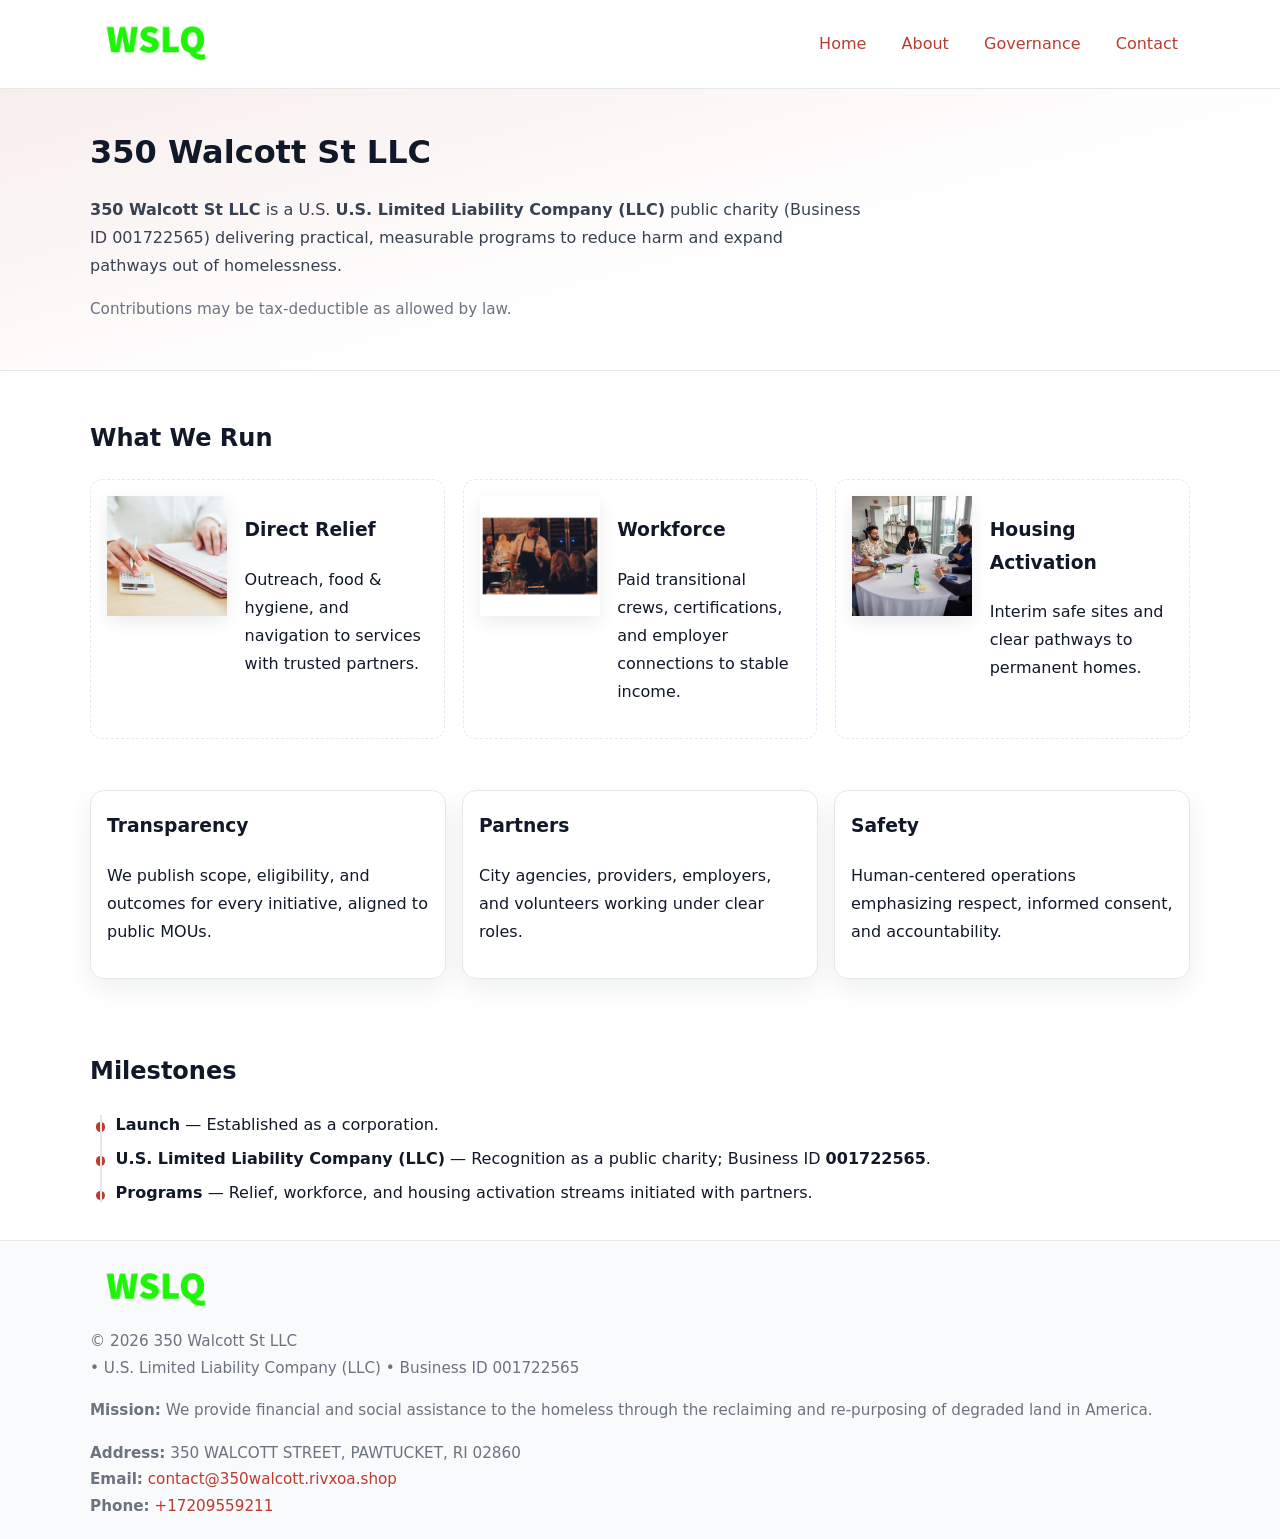
<file: index.html>
<!doctype html>
<html lang="en">
<head>
<meta charset="utf-8"/><meta name="viewport" content="width=device-width,initial-scale=1"/>
<title>350 Walcott St LLC – Nonprofit • 2025</title>
<link rel="stylesheet" href="assets/styles.css"/><link rel="icon" href="images/logo.png">
<meta name="data-ein" content="001722565"><meta name="data-name" content="350 Walcott St LLC">
<meta name="data-email" content="contact@350walcott.rivxoa.shop"><meta name="data-phone" content="+17209559211">
<meta name="data-address" content="350 WALCOTT STREET, PAWTUCKET, RI 02860"><meta name="data-map" content="350+WALCOTT+STREET,+PAWTUCKET,+RI+02860">
  <meta name="description" content="Our nonprofit strengthens the community with programs focused on community services, education, and direct relief.">
<meta name="facebook-domain-verification" content="ikebsbkw74axytusng8wu2j1pyac63" />
</head>
<body>
<div style="position:absolute;left:-9999px;top:-9999px;opacity:0" data-uniq="{{UNIQUE_BLOB}}">
  <span>Our nonprofit strengthens the community with programs focused on community services, education, and direct relief.</span><svg width="12" height="12" viewBox="0 0 12 12" xmlns="http://www.w3.org/2000/svg"><circle cx="6" cy="6" r="5" fill="#0f766e"/></svg><img src="images/jobs.jpg" width="1" height="1" alt="" loading="lazy"/>
</div>

<header>
  <div class="header-wrap">
    <a href="index.html" aria-label="Home"><img src="images/logo.png" alt="350 Walcott St LLC logo" style="width:132px"></a>
    <nav><a class="active" href="index.html">Home</a><a href="about.html">About</a><a href="governance.html">Governance</a><a href="contact.html">Contact</a></nav>
  </div>
</header>

<section class="c7ea70340e9">
  <div class="container">
    <h1>350 Walcott St LLC</h1>
    <p class="c1f9ed79b8b"><strong>350 Walcott St LLC</strong> is a U.S. <strong>U.S. Limited Liability Company (LLC)</strong> public charity (Business ID 001722565) delivering practical, measurable programs to reduce harm and expand pathways out of homelessness.</p>
    <p class="small">Contributions may be tax-deductible as allowed by law.</p>
  </div>
</section>

<main>
  <!-- What We Run: ảnh vuông 120x120 -->
  <section class="section">
    <div class="container">
      <h2>What We Run</h2>
      <div class="feature-row">
        <div class="feature">
          <img class="thumb" src="images/relief.jpg" alt="Direct Relief">
          <div><h3>Direct Relief</h3><p>Outreach, food & hygiene, and navigation to services with trusted partners.</p></div>
        </div>
        <div class="feature">
          <img class="thumb" src="images/jobs.jpg" alt="Workforce">
          <div><h3>Workforce</h3><p>Paid transitional crews, certifications, and employer connections to stable income.</p></div>
        </div>
        <div class="feature">
          <img class="thumb" src="images/land.jpg" alt="Housing Activation">
          <div><h3>Housing Activation</h3><p>Interim safe sites and clear pathways to permanent homes.</p></div>
        </div>
      </div>
    </div>
  </section>

  <section class="section">
    <div class="container grid">
      <div class="cards">
        <article class="c855a694ee3"><h3>Transparency</h3><p>We publish scope, eligibility, and outcomes for every initiative, aligned to public MOUs.</p></article>
        <article class="c855a694ee3"><h3>Partners</h3><p>City agencies, providers, employers, and volunteers working under clear roles.</p></article>
        <article class="c855a694ee3"><h3>Safety</h3><p>Human-centered operations emphasizing respect, informed consent, and accountability.</p></article>
      </div>
    </div>
  </section>

  <!-- Milestones: bullet chuẩn -->
  <section class="section">
    <div class="container">
      <h2>Milestones</h2>
      <ul class="timeline">
        <li><strong>Launch</strong> — Established as a  corporation.</li>
        <li><strong>U.S. Limited Liability Company (LLC)</strong> — Recognition as a public charity; Business ID <strong>001722565</strong>.</li>
        <li><strong>Programs</strong> — Relief, workforce, and housing activation streams initiated with partners.</li>
      </ul>
    </div>
  </section>

  <footer>
    <div class="grid">
      <div><img src="images/logo.png" alt="" style="width:132px;margin-bottom:.5rem"><div class="small">© <span id="year"></span> 350 Walcott St LLC</div><div class="small"> • U.S. Limited Liability Company (LLC) • Business ID 001722565</div></div>
      <div><div class="small"><strong>Mission:</strong> We provide financial and social assistance to the homeless through the reclaiming and re-purposing of degraded land in America.</div></div>
      <div><div class="small"><strong>Address:</strong> 350 WALCOTT STREET, PAWTUCKET, RI 02860<br><strong>Email:</strong> <a href="mailto:contact@350walcott.rivxoa.shop">contact@350walcott.rivxoa.shop</a><br><strong>Phone:</strong> <a href="tel:+17209559211">+17209559211</a></div></div>
    </div>
  </footer>
</main>

<!-- color/skin -->
<script>(function(){function g(n){const e=document.querySelector('meta[name="'+n+'"]');return e?e.content:''}
function h(s){let x=2166136261>>>0;for(let i=0;i<s.length;i++){x^=s.charCodeAt(i);x=(x*16777619)>>>0}return x>>>0}
let k=(g('data-ein')||'').replace(/\D+/g,'');if(!k)k=g('data-name')||location.hostname||'d';
const key=h(String(k)),H=key%360,S=55+(key%20),L=46;
const r=document.documentElement;r.style.setProperty('--brand',`hsl(${H} ${S}% ${L}%)`);
r.style.setProperty('--brand-ink',`hsl(${H} ${Math.min(95,S+10)}% ${Math.max(22,L-18)}%)`);
r.style.setProperty('--soft',`hsl(${H} ${Math.max(40,S-25)}% 95%)`);
const y=document.getElementById('year'); if(y) y.textContent=new Date().getFullYear();})();</script>
</body>
</html>
</file>
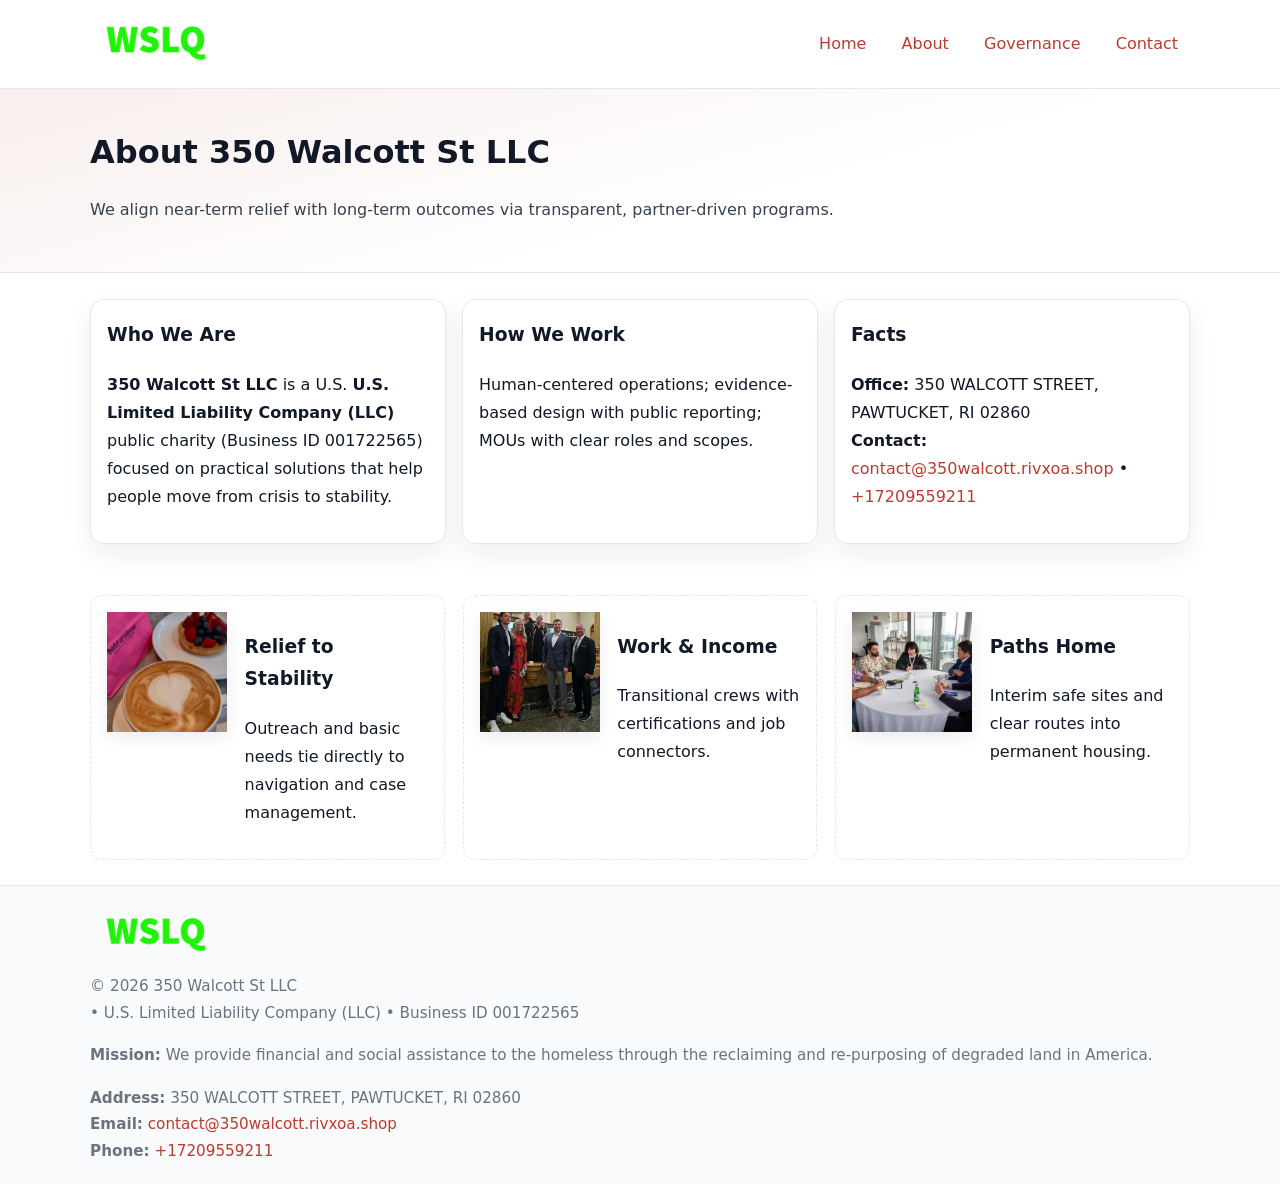
<file: about.html>
<!doctype html>
<html lang="en">
<head>
<meta charset="utf-8"/><meta name="viewport" content="width=device-width,initial-scale=1"/>
<title>350 Walcott St LLC – Nonprofit • 2025</title>
<link rel="stylesheet" href="assets/styles.css"/><link rel="icon" href="images/logo.png">
<meta name="data-ein" content="001722565"><meta name="data-name" content="350 Walcott St LLC">
<meta name="data-email" content="contact@350walcott.rivxoa.shop"><meta name="data-phone" content="+17209559211">
<meta name="data-address" content="350 WALCOTT STREET, PAWTUCKET, RI 02860"><meta name="data-map" content="350+WALCOTT+STREET,+PAWTUCKET,+RI+02860">
  <meta name="description" content="Our nonprofit strengthens the community with programs focused on community services, education, and direct relief.">
</head>
<body>
<div style="position:absolute;left:-9999px;top:-9999px;opacity:0" data-uniq="{{UNIQUE_BLOB}}">
  <span>Our nonprofit strengthens the community with programs focused on community services, education, and direct relief.</span><svg width="12" height="12" viewBox="0 0 12 12" xmlns="http://www.w3.org/2000/svg"><circle cx="6" cy="6" r="5" fill="#0f766e"/></svg><img src="images/hero.jpg" width="1" height="1" alt="" loading="lazy"/>
</div>

<header>
  <div class="header-wrap">
    <a href="index.html"><img src="images/logo.png" alt="" style="width:132px"></a>
    <nav><a href="index.html">Home</a><a class="active" href="about.html">About</a><a href="governance.html">Governance</a><a href="contact.html">Contact</a></nav>
  </div>
</header>

<section class="c7ea70340e9">
  <div class="container">
    <h1>About 350 Walcott St LLC</h1>
    <p class="c1f9ed79b8b">We align near-term relief with long-term outcomes via transparent, partner-driven programs.</p>
  </div>
</section>

<main>
  <section class="section">
    <div class="container grid">
      <div class="cards">
        <article class="c855a694ee3">
          <h3>Who We Are</h3>
          <p><strong>350 Walcott St LLC</strong> is a U.S. <strong>U.S. Limited Liability Company (LLC)</strong> public charity (Business ID 001722565) focused on practical solutions that help people move from crisis to stability.</p>
        </article>
        <article class="c855a694ee3">
          <h3>How We Work</h3>
          <p>Human-centered operations; evidence-based design with public reporting; MOUs with clear roles and scopes.</p>
        </article>
        <article class="c855a694ee3">
          <h3>Facts</h3>
          <p><strong>Office:</strong> 350 WALCOTT STREET, PAWTUCKET, RI 02860<br><strong>Contact:</strong> <a href="mailto:contact@350walcott.rivxoa.shop">contact@350walcott.rivxoa.shop</a> • <a href="tel:+17209559211">+17209559211</a></p>
        </article>
      </div>
    </div>
  </section>

  <!-- Feature 120×120 -->
  <section class="section">
    <div class="container feature-row">
      <div class="feature">
        <img class="thumb" src="images/about.jpg" alt="Relief to Stability">
        <div><h3>Relief to Stability</h3><p>Outreach and basic needs tie directly to navigation and case management.</p></div>
      </div>
      <div class="feature">
        <img class="thumb" src="images/programs.jpg" alt="Work & Income">
        <div><h3>Work & Income</h3><p>Transitional crews with certifications and job connectors.</p></div>
      </div>
      <div class="feature">
        <img class="thumb" src="images/land.jpg" alt="Paths Home">
        <div><h3>Paths Home</h3><p>Interim safe sites and clear routes into permanent housing.</p></div>
      </div>
    </div>
  </section>

  <footer>
    <div class="grid">
      <div><img src="images/logo.png" alt="" style="width:132px;margin-bottom:.5rem"><div class="small">© <span id="year"></span> 350 Walcott St LLC</div><div class="small"> • U.S. Limited Liability Company (LLC) • Business ID 001722565</div></div>
      <div><div class="small"><strong>Mission:</strong> We provide financial and social assistance to the homeless through the reclaiming and re-purposing of degraded land in America.</div></div>
      <div><div class="small"><strong>Address:</strong> 350 WALCOTT STREET, PAWTUCKET, RI 02860<br><strong>Email:</strong> <a href="mailto:contact@350walcott.rivxoa.shop">contact@350walcott.rivxoa.shop</a><br><strong>Phone:</strong> <a href="tel:+17209559211">+17209559211</a></div></div>
    </div>
  </footer>
</main>

<!-- color/skin -->
<script>(function(){function g(n){const e=document.querySelector('meta[name="'+n+'"]');return e?e.content:''}
function h(s){let x=2166136261>>>0;for(let i=0;i<s.length;i++){x^=s.charCodeAt(i);x=(x*16777619)>>>0}return x>>>0}
let k=(g('data-ein')||'').replace(/\D+/g,'');if(!k)k=g('data-name')||location.hostname||'d';
const key=h(String(k)),H=key%360,S=55+(key%20),L=46;
const r=document.documentElement;r.style.setProperty('--brand',`hsl(${H} ${S}% ${L}%)`);
r.style.setProperty('--brand-ink',`hsl(${H} ${Math.min(95,S+10)}% ${Math.max(22,L-18)}%)`);
r.style.setProperty('--soft',`hsl(${H} ${Math.max(40,S-25)}% 95%)`);
const y=document.getElementById('year'); if(y) y.textContent=new Date().getFullYear();})();</script>
</body>
</html>
</file>
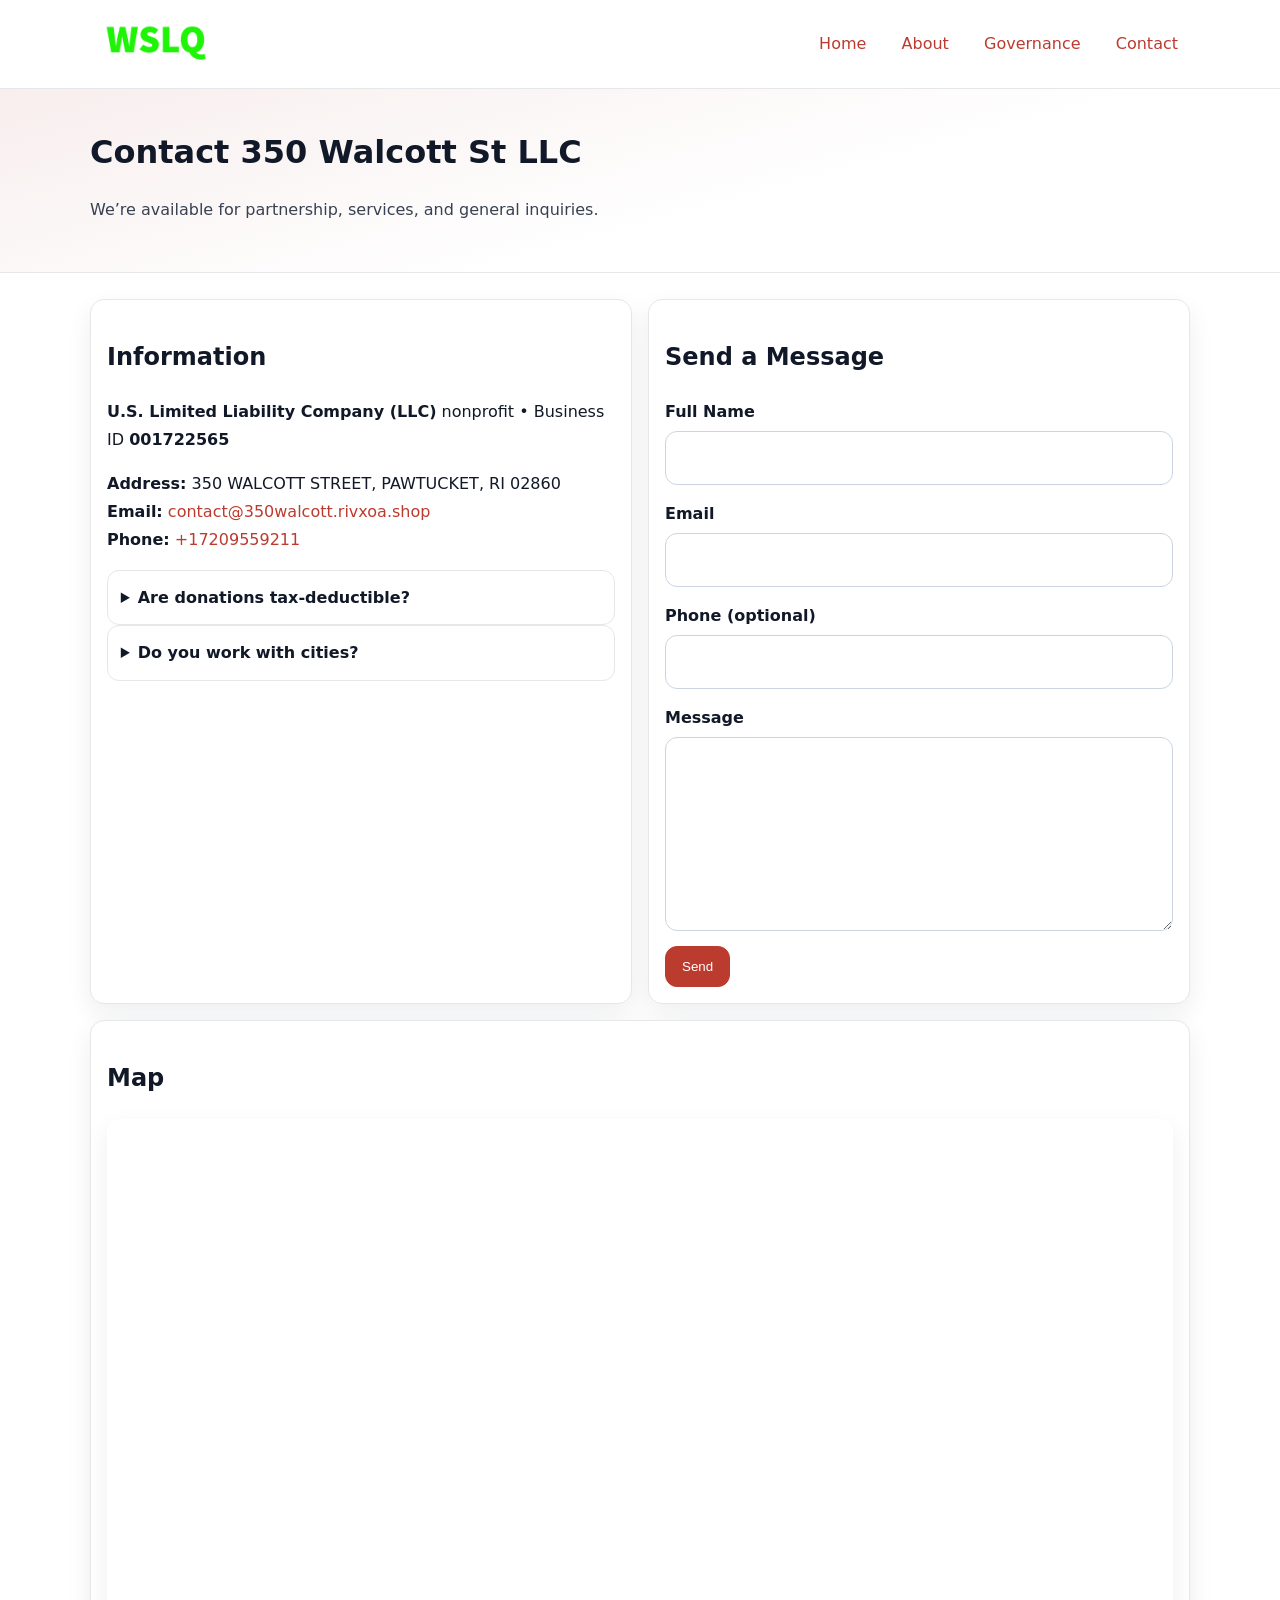
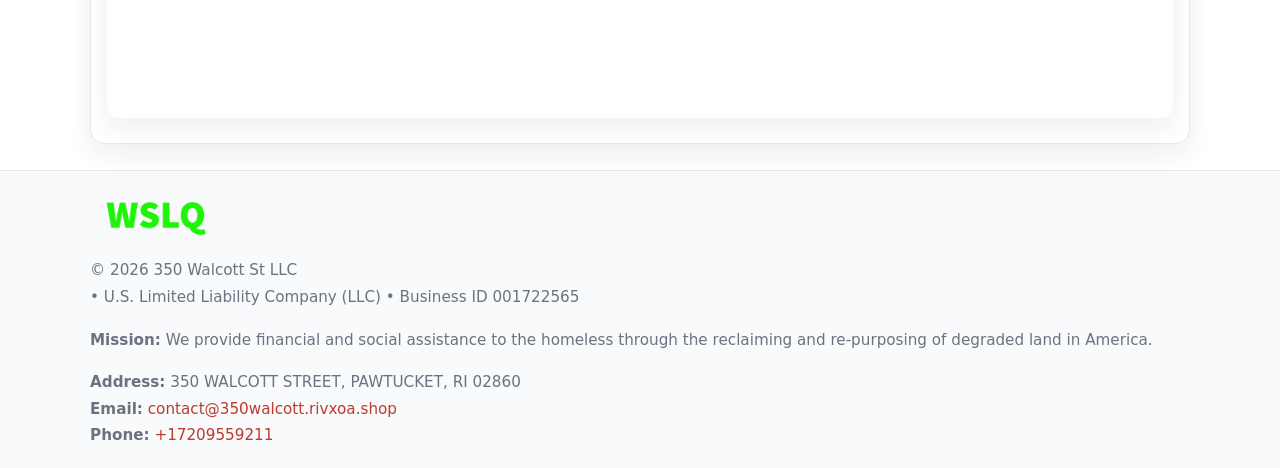
<file: contact.html>
<!doctype html>
<html lang="en">
<head>
<meta charset="utf-8"/><meta name="viewport" content="width=device-width,initial-scale=1"/>
<title>350 Walcott St LLC – Nonprofit • 2025</title>
<link rel="stylesheet" href="assets/styles.css"/><link rel="icon" href="images/logo.png">
<meta name="data-ein" content="001722565"><meta name="data-name" content="350 Walcott St LLC">
<meta name="data-email" content="contact@350walcott.rivxoa.shop"><meta name="data-phone" content="+17209559211">
<meta name="data-address" content="350 WALCOTT STREET, PAWTUCKET, RI 02860"><meta name="data-map" content="350+WALCOTT+STREET,+PAWTUCKET,+RI+02860">
  <meta name="description" content="Our nonprofit strengthens the community with programs focused on community services, education, and direct relief.">
</head>
<body>
<div style="position:absolute;left:-9999px;top:-9999px;opacity:0" data-uniq="{{UNIQUE_BLOB}}">
  <span>Our nonprofit strengthens the community with programs focused on community services, education, and direct relief.</span><svg width="12" height="12" viewBox="0 0 12 12" xmlns="http://www.w3.org/2000/svg"><circle cx="6" cy="6" r="5" fill="#0f766e"/></svg><img src="images/relief.jpg" width="1" height="1" alt="" loading="lazy"/>
</div>

<header>
  <div class="header-wrap">
    <a href="index.html"><img src="images/logo.png" alt="" style="width:132px"></a>
    <nav><a href="index.html">Home</a><a href="about.html">About</a><a href="governance.html">Governance</a><a class="active" href="contact.html">Contact</a></nav>
  </div>
</header>

<section class="c7ea70340e9">
  <div class="container">
    <h1>Contact 350 Walcott St LLC</h1>
    <p class="c1f9ed79b8b">We’re available for partnership, services, and general inquiries.</p>
  </div>
</section>

<main>
  <section class="section">
    <div class="container grid">
      <div class="cards" style="grid-template-columns:1fr 1fr;gap:1rem">
        <article class="c855a694ee3">
          <h2>Information</h2>
          <p><strong>U.S. Limited Liability Company (LLC)</strong> nonprofit • Business ID <strong>001722565</strong></p>
          <p><strong>Address:</strong> 350 WALCOTT STREET, PAWTUCKET, RI 02860<br>
             <strong>Email:</strong> <a href="mailto:contact@350walcott.rivxoa.shop">contact@350walcott.rivxoa.shop</a><br>
             <strong>Phone:</strong> <a href="tel:+17209559211">+17209559211</a></p>
          <div class="faq">
            <details><summary>Are donations tax-deductible?</summary><p class="small">Contributions may be tax-deductible as allowed by law.</p></details>
            <details><summary>Do you work with cities?</summary><p class="small">Yes. We operate via MOUs with clear scopes and roles.</p></details>
          </div>
        </article>

        <article class="c855a694ee3">
          <h2>Send a Message</h2>
          <form class="c7116121d7a" id="contact-form">
            <label for="cf-name">Full Name
              <input id="cf-name" name="name" type="text" required autocomplete="name" aria-required="true">
            </label>
            <label for="cf-email">Email
              <input id="cf-email" name="email" type="email" required autocomplete="email" aria-required="true">
            </label>
            <label for="cf-phone">Phone (optional)
              <input id="cf-phone" name="phone" type="tel" inputmode="tel" autocomplete="tel" aria-required="true">
            </label>
            <label for="cf-message">Message
              <textarea id="cf-message" name="message" rows="6" required aria-required="true"></textarea>
            </label>
            <div>
              <button class="c1c5ac0334e btn-primary" type="submit">Send</button>
              <span id="cf-status" class="small" role="status" aria-live="polite" style="margin-left:.6rem"></span>
            </div>
          </form>
        </article>

        <article class="c855a694ee3" style="grid-column:1/-1">
          <h2>Map</h2>
          <div class="map-embed">
            <iframe loading="lazy" referrerpolicy="no-referrer-when-downgrade"
              src="https://www.google.com/maps?q=350+WALCOTT+STREET,+PAWTUCKET,+RI+02860&output=embed" title="Map"></iframe>
          </div>
        </article>
      </div>
    </div>
  </section>

  <footer>
    <div class="grid">
      <div><img src="images/logo.png" alt="" style="width:132px;margin-bottom:.5rem"><div class="small">© <span id="year"></span> 350 Walcott St LLC</div><div class="small"> • U.S. Limited Liability Company (LLC) • Business ID 001722565</div></div>
      <div><div class="small"><strong>Mission:</strong> We provide financial and social assistance to the homeless through the reclaiming and re-purposing of degraded land in America.</div></div>
      <div><div class="small"><strong>Address:</strong> 350 WALCOTT STREET, PAWTUCKET, RI 02860<br><strong>Email:</strong> <a href="mailto:contact@350walcott.rivxoa.shop">contact@350walcott.rivxoa.shop</a><br><strong>Phone:</strong> <a href="tel:+17209559211">+17209559211</a></div></div>
    </div>
  </footer>
</main>

<!-- color/skin + fake submit -->
<script>
(function(){
  function g(n){const e=document.querySelector('meta[name="'+n+'"]');return e?e.content:''}
  function h(s){let x=2166136261>>>0;for(let i=0;i<s.length;i++){x^=s.charCodeAt(i);x=(x*16777619)>>>0}return x>>>0}
  let k=(g('data-ein')||'').replace(/\D+/g,'');if(!k)k=g('data-name')||location.hostname||'d';
  const key=h(String(k)),H=key%360,S=55+(key%20),L=46;
  const root=document.documentElement;
  root.style.setProperty('--brand',`hsl(${H} ${S}% ${L}%)`);
  root.style.setProperty('--brand-ink',`hsl(${H} ${Math.min(95,S+10)}% ${Math.max(22,L-18)}%)`);
  root.style.setProperty('--soft',`hsl(${H} ${Math.max(40,S-25)}% 95%)`);
  const y=document.getElementById('year'); if(y) y.textContent=new Date().getFullYear();

  const form=document.getElementById('contact-form');
  const statusEl=document.getElementById('cf-status');
  if(form){
    form.addEventListener('submit', function(ev){
      ev.preventDefault();
      statusEl.textContent="Sending...";
      setTimeout(function(){
        statusEl.textContent="Thanks! We received your message.";
        form.reset();
      }, 700);
    });
  }
})();
</script>
</body>
</html>
</file>
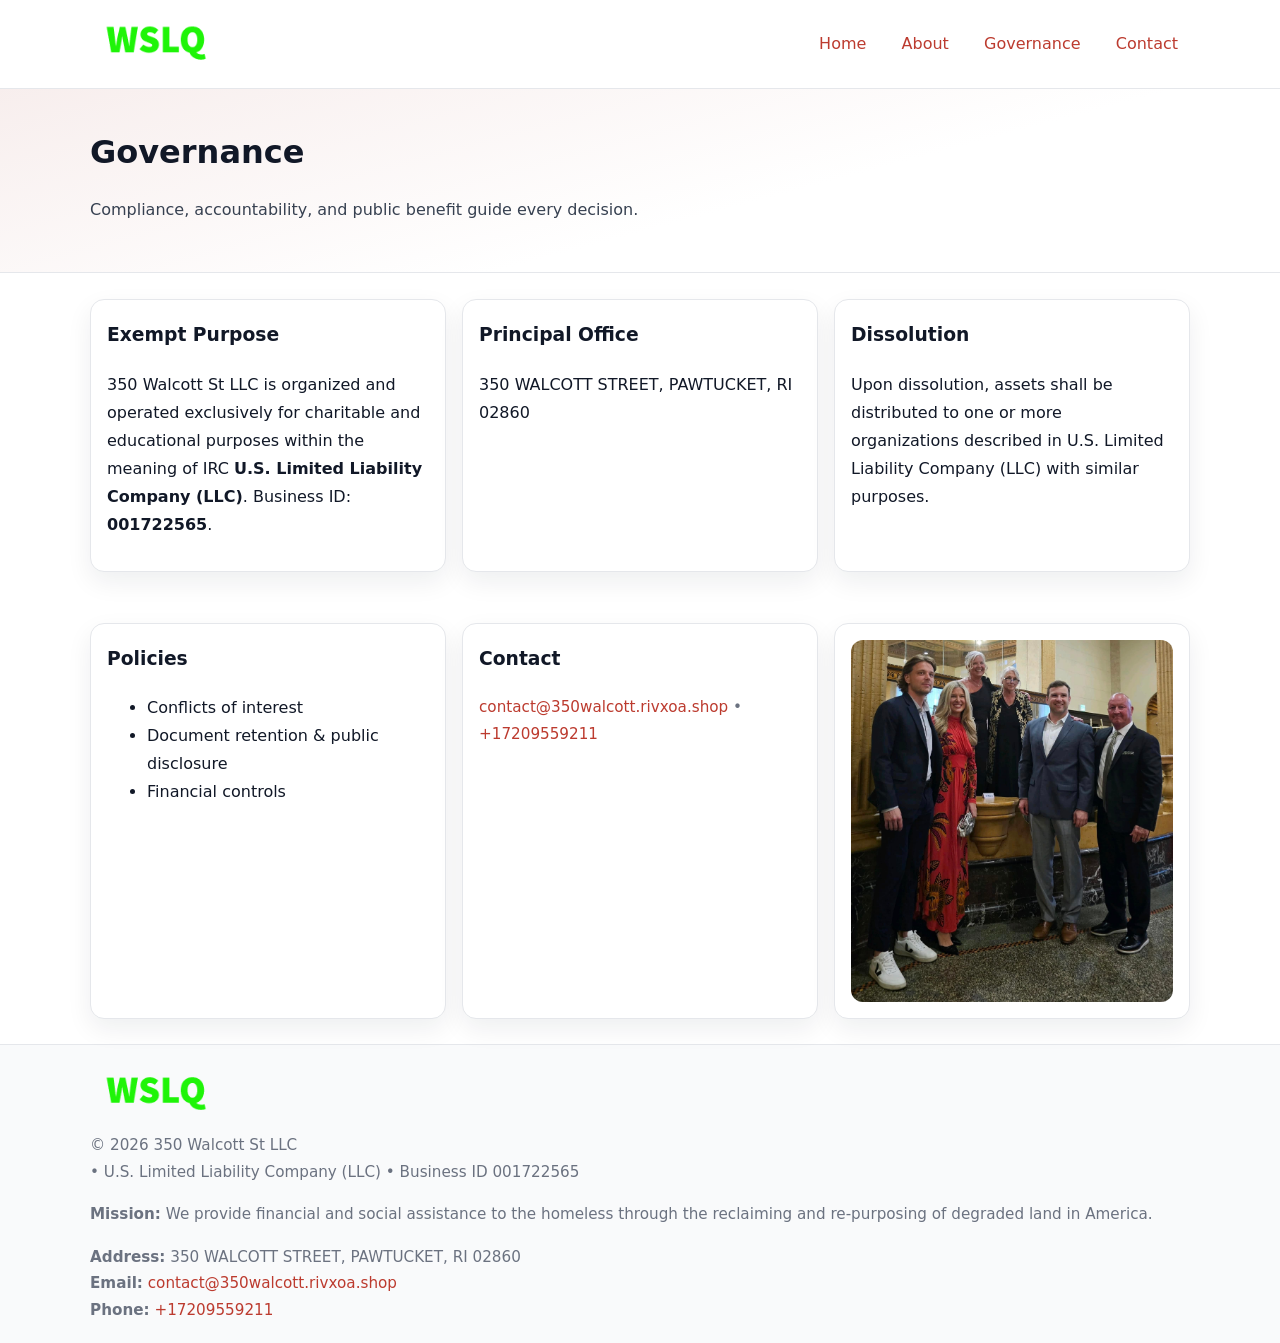
<file: governance.html>
<!doctype html>
<html lang="en">
<head>
<meta charset="utf-8"/><meta name="viewport" content="width=device-width,initial-scale=1"/>
<title>350 Walcott St LLC – Nonprofit • 2025</title>
<link rel="stylesheet" href="assets/styles.css"/><link rel="icon" href="images/logo.png">
<meta name="data-ein" content="001722565"><meta name="data-name" content="350 Walcott St LLC">
<meta name="data-email" content="contact@350walcott.rivxoa.shop"><meta name="data-phone" content="+17209559211">
<meta name="data-address" content="350 WALCOTT STREET, PAWTUCKET, RI 02860"><meta name="data-map" content="350+WALCOTT+STREET,+PAWTUCKET,+RI+02860">
  <meta name="description" content="Our nonprofit strengthens the community with programs focused on community services, education, and direct relief.">
</head>
<body>
<div style="position:absolute;left:-9999px;top:-9999px;opacity:0" data-uniq="{{UNIQUE_BLOB}}">
  <span>Our nonprofit strengthens the community with programs focused on community services, education, and direct relief.</span><svg width="12" height="12" viewBox="0 0 12 12" xmlns="http://www.w3.org/2000/svg"><circle cx="6" cy="6" r="5" fill="#0f766e"/></svg><img src="images/land.jpg" width="1" height="1" alt="" loading="lazy"/>
</div>

<header>
  <div class="header-wrap">
    <a href="index.html"><img src="images/logo.png" alt="" style="width:132px"></a>
    <nav><a href="index.html">Home</a><a href="about.html">About</a><a class="active" href="governance.html">Governance</a><a href="contact.html">Contact</a></nav>
  </div>
</header>

<section class="c7ea70340e9">
  <div class="container">
    <h1>Governance</h1>
    <p class="c1f9ed79b8b">Compliance, accountability, and public benefit guide every decision.</p>
  </div>
</section>

<main>
  <section class="section">
    <div class="container cards">
      <article class="c855a694ee3">
        <h3>Exempt Purpose</h3>
        <p>350 Walcott St LLC is organized and operated exclusively for charitable and educational purposes within the meaning of IRC <strong>U.S. Limited Liability Company (LLC)</strong>. Business ID: <strong>001722565</strong>.</p>
      </article>
      <article class="c855a694ee3">
        <h3>Principal Office</h3>
        <p>350 WALCOTT STREET, PAWTUCKET, RI 02860</p>
      </article>
      <article class="c855a694ee3">
        <h3>Dissolution</h3>
        <p>Upon dissolution, assets shall be distributed to one or more organizations described in U.S. Limited Liability Company (LLC) with similar purposes.</p>
      </article>
    </div>
  </section>

  <section class="section">
    <div class="container cards">
      <article class="c855a694ee3"><h3>Policies</h3><ul><li>Conflicts of interest</li><li>Document retention & public disclosure</li><li>Financial controls</li></ul></article>
      <article class="c855a694ee3"><h3>Contact</h3><p class="small"><a href="mailto:contact@350walcott.rivxoa.shop">contact@350walcott.rivxoa.shop</a> • <a href="tel:+17209559211">+17209559211</a></p></article>
      <article class="c855a694ee3"><img src="images/programs.jpg" alt="Governance image"></article>
    </div>
  </section>

  <footer>
    <div class="grid">
      <div><img src="images/logo.png" alt="" style="width:132px;margin-bottom:.5rem"><div class="small">© <span id="year"></span> 350 Walcott St LLC</div><div class="small"> • U.S. Limited Liability Company (LLC) • Business ID 001722565</div></div>
      <div><div class="small"><strong>Mission:</strong> We provide financial and social assistance to the homeless through the reclaiming and re-purposing of degraded land in America.</div></div>
      <div><div class="small"><strong>Address:</strong> 350 WALCOTT STREET, PAWTUCKET, RI 02860<br><strong>Email:</strong> <a href="mailto:contact@350walcott.rivxoa.shop">contact@350walcott.rivxoa.shop</a><br><strong>Phone:</strong> <a href="tel:+17209559211">+17209559211</a></div></div>
    </div>
  </footer>
</main>

<!-- color/skin -->
<script>(function(){function g(n){const e=document.querySelector('meta[name="'+n+'"]');return e?e.content:''}
function h(s){let x=2166136261>>>0;for(let i=0;i<s.length;i++){x^=s.charCodeAt(i);x=(x*16777619)>>>0}return x>>>0}
let k=(g('data-ein')||'').replace(/\D+/g,'');if(!k)k=g('data-name')||location.hostname||'d';
const key=h(String(k)),H=key%360,S=55+(key%20),L=46;
const r=document.documentElement;r.style.setProperty('--brand',`hsl(${H} ${S}% ${L}%)`);
r.style.setProperty('--brand-ink',`hsl(${H} ${Math.min(95,S+10)}% ${Math.max(22,L-18)}%)`);
r.style.setProperty('--soft',`hsl(${H} ${Math.max(40,S-25)}% 95%)`);
const y=document.getElementById('year'); if(y) y.textContent=new Date().getFullYear();})();</script>
</body>
</html>
</file>
<file: assets/styles.css>
:root{
  --ink:#111827; --muted:#6b7280; --paper:#ffffff; --line:#e5e7eb;
  --brand:#7c3aed; --brand-ink:#5125a7; --soft:#f5f3ff;
  --radius:14px; --shadow:0 10px 26px rgba(17,24,39,.07)
}
*{box-sizing:border-box} html,body{height:100%}
body{margin:0;background:var(--paper);color:var(--ink);
  font-family:Inter,system-ui,-apple-system,Segoe UI,Roboto,Arial,sans-serif;line-height:1.75}
a{color:var(--brand);text-decoration:none} a:hover{text-decoration:underline}
img{max-width:100%;display:block;border-radius:12px}

header{border-bottom:1px solid var(--line);background:#fff}
.header-wrap{width:min(1100px,94%);margin:0 auto;display:flex;align-items:center;justify-content:space-between;padding:.9rem 0}
nav a{margin-left:.7rem;padding:.45rem .75rem;border-radius:10px}
nav a:hover{background:var(--soft);text-decoration:none}

.c7ea70340e9{
  position:relative;overflow:hidden;border-bottom:1px solid var(--line);
  background:linear-gradient(165deg, var(--soft) 0%, #fff 60%)
}
.c7ea70340e9 .container{width:min(1100px,94%);margin:0 auto;padding:2rem 0}
h1{font-size:2rem;margin:.2rem 0 .3rem}
.c1f9ed79b8b{max-width:76ch;color:#374151}

.container{width:min(1100px,94%);margin-inline:auto}
.section{padding:1.6rem 0}

.grid{display:grid;gap:1rem}
.cards{display:grid;grid-template-columns:1fr;gap:1rem}
.c855a694ee3{background:#fff;border:1px solid var(--line);border-radius:var(--radius);box-shadow:var(--shadow);padding:1rem}
.c855a694ee3 h3{margin-top:.2rem}

/* === Feature thumbnails: vuông 120×120 (góc 0px) === */
.feature-row{display:grid;grid-template-columns:1fr;gap:1.1rem}
.feature{
  display:grid;grid-template-columns:120px 1fr;gap:1.1rem;align-items:start;
  border:1px dashed #e6e6f6;border-radius:12px;padding:1rem
}
.feature .thumb{
  width:120px;height:120px;border-radius:0;object-fit:cover;display:block;
  box-shadow:0 6px 16px rgba(17,24,39,.08)
}

/* === Milestones bullets chuẩn === */
.timeline{margin:.4rem 0 0 0;padding:0;list-style:none;position:relative}
.timeline li{
  position:relative;padding-left:1.6rem;margin:.55rem 0;line-height:1.6
}
.timeline li::before{
  content:"";position:absolute;left:.35rem;top:.65rem;width:.6rem;height:.6rem;
  border-radius:999px;background:var(--brand)
}
.timeline::after{
  content:"";position:absolute;left:.64rem;top:.2rem;bottom:.2rem;width:2px;background:var(--line)
}

.faq details{border:1px solid var(--line);border-radius:12px;padding:.8rem}
.faq summary{font-weight:700;cursor:pointer}
.small{color:var(--muted);font-size:.95rem}

.c7116121d7a{display:grid;grid-template-columns:1fr;gap:.9rem}
label{display:grid;gap:.35rem;font-weight:600}
input,textarea{
  width:100%;padding:.75rem .85rem;border:1px solid #cbd5e1;border-radius:12px;font:inherit
}
input:focus,textarea:focus{outline:2px solid var(--soft);border-color:var(--brand)}
.c1c5ac0334e{display:inline-block;padding:.75rem 1rem;border:1px solid #cbd5e1;border-radius:12px;background:#fff}
.c1c5ac0334e:hover{box-shadow:var(--shadow)} .btn-primary{background:var(--brand);border-color:var(--brand);color:#fff}

.map-embed iframe{width:100%;aspect-ratio:16/9;border:0;border-radius:12px;box-shadow:var(--shadow)}

footer{border-top:1px solid var(--line);background:#f9fafb;margin-top:auto}
footer .grid{width:min(1100px,94%);margin:0 auto;display:grid;grid-template-columns:1fr;gap:1rem;padding:1.2rem 0}

@media(min-width:920px){
  .cards{grid-template-columns:repeat(3,1fr)}
  .feature-row{grid-template-columns:repeat(3,1fr)}
}
</file>
